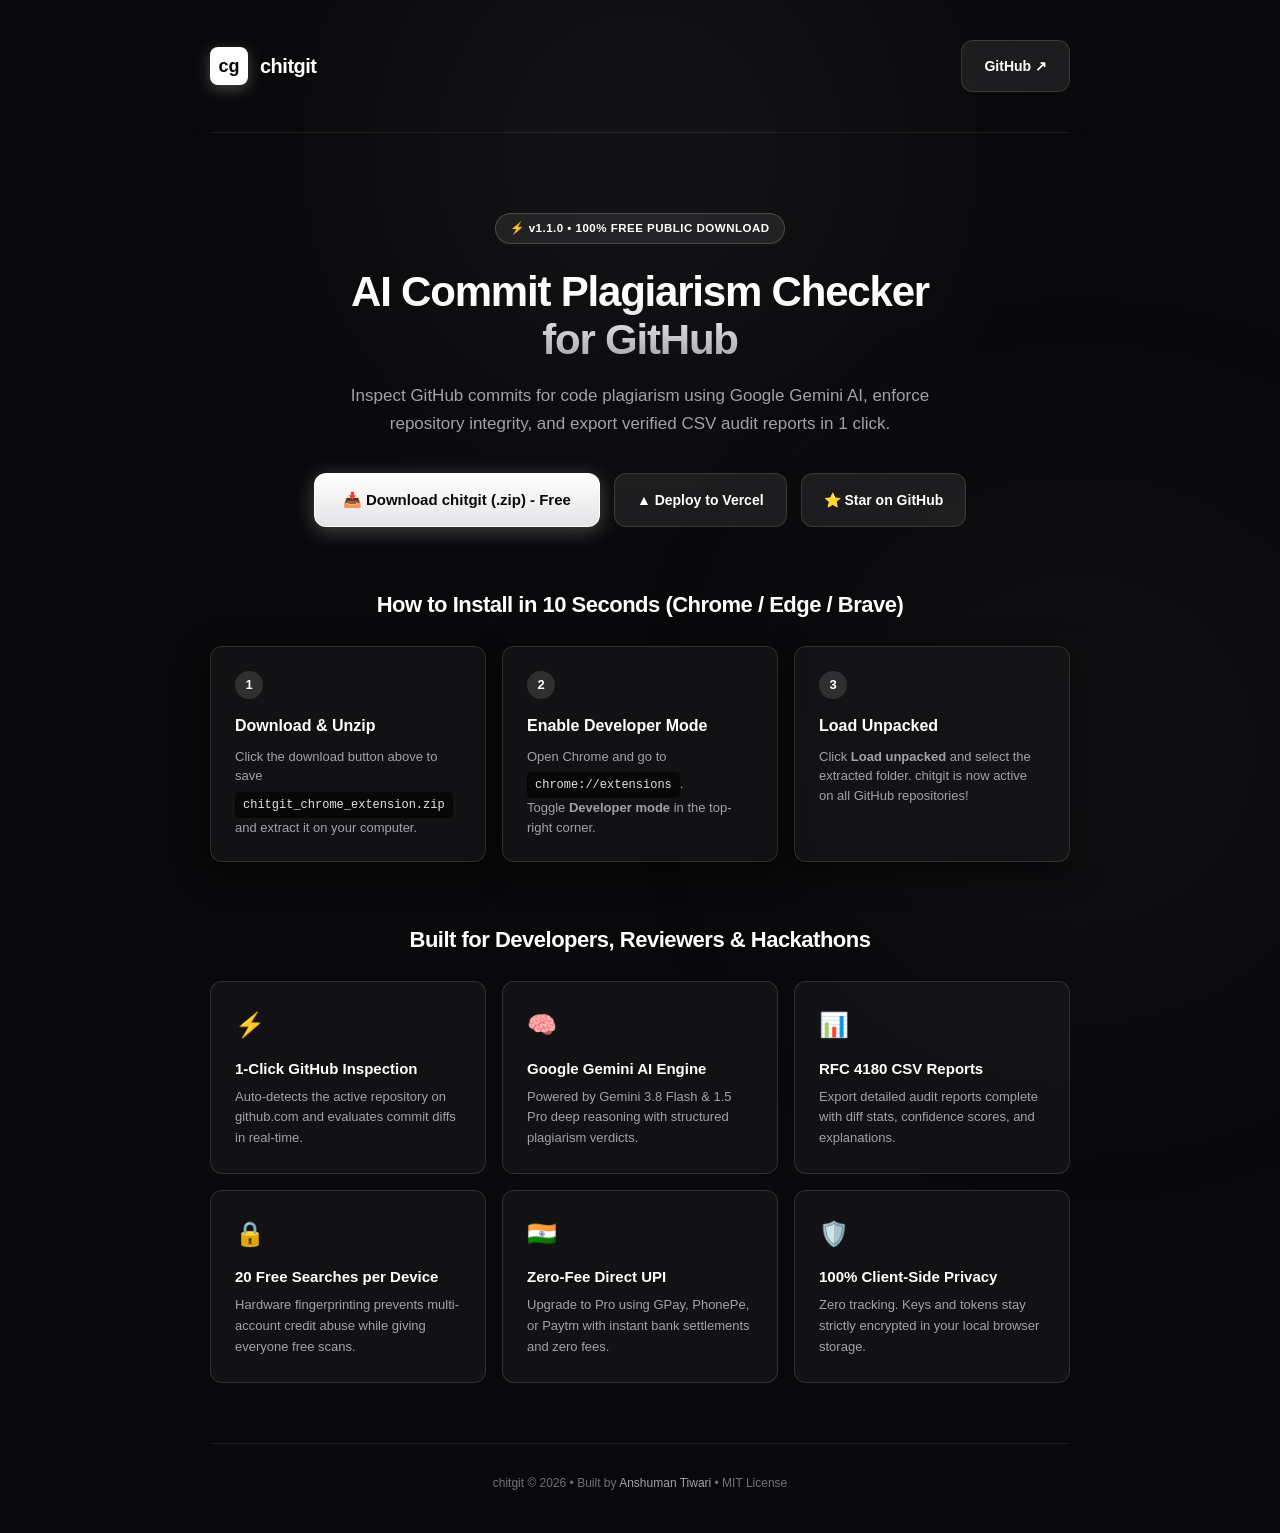
<file: docs/index.html>
<!DOCTYPE html>
<html lang="en">
<head>
  <meta charset="UTF-8">
  <meta name="viewport" content="width=device-width, initial-scale=1.0">
  <title>chitgit - AI GitHub Commit Plagiarism Checker & CSV Exporter</title>
  <meta name="description" content="AI-powered GitHub commit analysis tool. Detects code plagiarism and exports detailed CSV reports using Google Gemini.">
  <style>
    :root {
      --bg-matte: #09090b;
      --card-bg: rgba(24, 24, 27, 0.7);
      --card-border: rgba(255, 255, 255, 0.12);
      --text-primary: #ffffff;
      --text-secondary: #a1a1aa;
      --text-muted: #71717a;
      --accent: #ffffff;
      --success: #10b981;
      --radius-sm: 8px;
      --radius-md: 12px;
      --radius-lg: 16px;
    }

    * {
      box-sizing: border-box;
      margin: 0;
      padding: 0;
      font-family: -apple-system, BlinkMacSystemFont, "Segoe UI", Roboto, Helvetica, Arial, sans-serif;
    }

    body {
      background-color: var(--bg-matte);
      color: var(--text-primary);
      min-height: 100vh;
      line-height: 1.6;
      position: relative;
      overflow-x: hidden;
    }

    .ambient-glow {
      position: fixed;
      width: 600px;
      height: 600px;
      border-radius: 50%;
      filter: blur(140px);
      opacity: 0.12;
      pointer-events: none;
      z-index: 0;
    }

    .glow-top {
      top: -150px;
      left: 50%;
      transform: translateX(-50%);
      background: radial-gradient(circle, #ffffff 0%, rgba(255, 255, 255, 0) 70%);
    }

    .glow-bottom {
      bottom: -150px;
      right: -100px;
      background: radial-gradient(circle, #a1a1aa 0%, rgba(161, 161, 170, 0) 70%);
    }

    .container {
      width: 100%;
      max-width: 900px;
      margin: 0 auto;
      padding: 40px 20px;
      position: relative;
      z-index: 1;
    }

    /* Navbar */
    .navbar {
      display: flex;
      justify-content: space-between;
      align-items: center;
      padding-bottom: 40px;
      border-bottom: 1px solid rgba(255, 255, 255, 0.08);
      margin-bottom: 50px;
    }

    .logo-group {
      display: flex;
      align-items: center;
      gap: 12px;
    }

    .logo-badge {
      width: 38px;
      height: 38px;
      background: #ffffff;
      color: #09090b;
      border-radius: 8px;
      display: flex;
      align-items: center;
      justify-content: center;
      font-size: 18px;
      font-weight: 900;
      box-shadow: 0 4px 15px rgba(255, 255, 255, 0.25);
    }

    .brand-name {
      font-size: 20px;
      font-weight: 800;
      letter-spacing: -0.5px;
    }

    .nav-links {
      display: flex;
      gap: 12px;
    }

    /* Hero Section */
    .hero {
      text-align: center;
      padding: 30px 0 60px;
    }

    .hero-badge {
      display: inline-block;
      background: rgba(255, 255, 255, 0.08);
      border: 1px solid rgba(255, 255, 255, 0.18);
      color: #ffffff;
      font-size: 11.5px;
      font-weight: 700;
      padding: 5px 14px;
      border-radius: 999px;
      margin-bottom: 24px;
      letter-spacing: 0.5px;
    }

    .hero-title {
      font-size: 42px;
      font-weight: 900;
      letter-spacing: -1.2px;
      line-height: 1.15;
      margin-bottom: 18px;
      background: linear-gradient(180deg, #ffffff 30%, #a1a1aa 100%);
      -webkit-background-clip: text;
      -webkit-text-fill-color: transparent;
    }

    .hero-subtitle {
      font-size: 17px;
      color: var(--text-secondary);
      max-width: 640px;
      margin: 0 auto 36px;
    }

    .cta-group {
      display: flex;
      justify-content: center;
      gap: 14px;
      flex-wrap: wrap;
    }

    @keyframes shine-sweep {
      0% { transform: translateX(-160%) skewX(-20deg); }
      30%, 100% { transform: translateX(260%) skewX(-20deg); }
    }

    .btn-primary {
      position: relative;
      overflow: hidden;
      background: linear-gradient(180deg, #ffffff 0%, #e4e4e7 100%);
      border: 1px solid rgba(255, 255, 255, 0.9);
      border-radius: var(--radius-md);
      color: #09090b;
      font-size: 15px;
      font-weight: 800;
      padding: 14px 28px;
      text-decoration: none;
      display: inline-flex;
      align-items: center;
      gap: 8px;
      box-shadow: 0 4px 20px rgba(255, 255, 255, 0.25);
      transition: all 0.2s;
    }

    .btn-primary::after {
      content: '';
      position: absolute;
      top: 0; left: 0;
      width: 40%; height: 100%;
      background: linear-gradient(90deg, transparent 0%, rgba(255, 255, 255, 0.9) 50%, transparent 100%);
      transform: translateX(-160%) skewX(-20deg);
      animation: shine-sweep 3.5s infinite ease-in-out;
      pointer-events: none;
    }

    .btn-primary:hover {
      transform: translateY(-2px);
      box-shadow: 0 6px 26px rgba(255, 255, 255, 0.4);
    }

    .btn-secondary {
      background: rgba(255, 255, 255, 0.08);
      border: 1px solid var(--card-border);
      border-radius: var(--radius-md);
      color: #ffffff;
      font-size: 14px;
      font-weight: 600;
      padding: 14px 22px;
      text-decoration: none;
      display: inline-flex;
      align-items: center;
      gap: 8px;
      transition: all 0.2s;
    }

    .btn-secondary:hover {
      background: rgba(255, 255, 255, 0.16);
      border-color: rgba(255, 255, 255, 0.35);
    }

    /* Installation Steps */
    .section {
      margin-bottom: 60px;
    }

    .section-heading {
      font-size: 22px;
      font-weight: 800;
      letter-spacing: -0.5px;
      margin-bottom: 24px;
      text-align: center;
    }

    .steps-grid {
      display: grid;
      grid-template-columns: repeat(auto-fit, minmax(250px, 1fr));
      gap: 16px;
    }

    .step-card {
      background: var(--card-bg);
      border: 1px solid var(--card-border);
      border-radius: var(--radius-md);
      padding: 24px;
      backdrop-filter: blur(16px);
      -webkit-backdrop-filter: blur(16px);
      box-shadow: 0 10px 30px rgba(0, 0, 0, 0.5);
    }

    .step-num {
      width: 28px;
      height: 28px;
      background: rgba(255, 255, 255, 0.12);
      border-radius: 50%;
      display: flex;
      align-items: center;
      justify-content: center;
      font-weight: 800;
      font-size: 13px;
      margin-bottom: 14px;
      color: #ffffff;
    }

    .step-title {
      font-size: 16px;
      font-weight: 700;
      margin-bottom: 8px;
    }

    .step-desc {
      font-size: 13px;
      color: var(--text-secondary);
      line-height: 1.5;
    }

    .step-code {
      background: rgba(0, 0, 0, 0.6);
      padding: 4px 8px;
      border-radius: 4px;
      font-family: monospace;
      font-size: 12px;
      color: #e4e4e7;
      display: inline-block;
      margin-top: 6px;
    }

    /* Features Grid */
    .features-grid {
      display: grid;
      grid-template-columns: repeat(auto-fit, minmax(250px, 1fr));
      gap: 16px;
    }

    .feature-card {
      background: var(--card-bg);
      border: 1px solid var(--card-border);
      border-radius: var(--radius-md);
      padding: 24px;
    }

    .feature-icon {
      font-size: 24px;
      margin-bottom: 12px;
    }

    .feature-title {
      font-size: 15px;
      font-weight: 700;
      margin-bottom: 6px;
    }

    .feature-desc {
      font-size: 13px;
      color: var(--text-secondary);
    }

    /* Footer */
    .footer {
      border-top: 1px solid rgba(255, 255, 255, 0.08);
      padding-top: 30px;
      text-align: center;
      font-size: 12px;
      color: var(--text-muted);
    }

    .footer a {
      color: var(--text-secondary);
      text-decoration: none;
    }

    .footer a:hover {
      text-decoration: underline;
    }
  </style>
</head>
<body>
  <div class="ambient-glow glow-top"></div>
  <div class="ambient-glow glow-bottom"></div>

  <div class="container">
    <!-- Navbar -->
    <header class="navbar">
      <div class="logo-group">
        <div class="logo-badge">cg</div>
        <span class="brand-name">chitgit</span>
      </div>
      <div class="nav-links">
        <a href="https://github.com/acedik/GitLense" target="_blank" class="btn-secondary">GitHub ↗</a>
      </div>
    </header>

    <!-- Hero -->
    <section class="hero">
      <span class="hero-badge">⚡ v1.1.0 • 100% FREE PUBLIC DOWNLOAD</span>
      <h1 class="hero-title">AI Commit Plagiarism Checker<br>for GitHub</h1>
      <p class="hero-subtitle">
        Inspect GitHub commits for code plagiarism using Google Gemini AI, enforce repository integrity, and export verified CSV audit reports in 1 click.
      </p>

      <div class="cta-group">
        <a href="chitgit_chrome_extension.zip" download class="btn-primary">
          📥 Download chitgit (.zip) - Free
        </a>
        <a href="https://vercel.com/new/clone?repository-url=https://github.com/acedik/GitLense&env=GEMINI_API_KEY,SUPABASE_URL,SUPABASE_ANON_KEY" target="_blank" class="btn-secondary">
          ▲ Deploy to Vercel
        </a>
        <a href="https://github.com/acedik/GitLense" target="_blank" class="btn-secondary">
          ⭐ Star on GitHub
        </a>
      </div>
    </section>

    <!-- 10-Second Install Guide -->
    <section class="section">
      <h2 class="section-heading">How to Install in 10 Seconds (Chrome / Edge / Brave)</h2>
      <div class="steps-grid">
        <div class="step-card">
          <div class="step-num">1</div>
          <h3 class="step-title">Download & Unzip</h3>
          <p class="step-desc">Click the download button above to save <span class="step-code">chitgit_chrome_extension.zip</span> and extract it on your computer.</p>
        </div>

        <div class="step-card">
          <div class="step-num">2</div>
          <h3 class="step-title">Enable Developer Mode</h3>
          <p class="step-desc">Open Chrome and go to <span class="step-code">chrome://extensions</span>.<br>Toggle <strong>Developer mode</strong> in the top-right corner.</p>
        </div>

        <div class="step-card">
          <div class="step-num">3</div>
          <h3 class="step-title">Load Unpacked</h3>
          <p class="step-desc">Click <strong>Load unpacked</strong> and select the extracted folder. chitgit is now active on all GitHub repositories!</p>
        </div>
      </div>
    </section>

    <!-- Key Features -->
    <section class="section">
      <h2 class="section-heading">Built for Developers, Reviewers & Hackathons</h2>
      <div class="features-grid">
        <div class="feature-card">
          <div class="feature-icon">⚡</div>
          <h3 class="feature-title">1-Click GitHub Inspection</h3>
          <p class="feature-desc">Auto-detects the active repository on github.com and evaluates commit diffs in real-time.</p>
        </div>

        <div class="feature-card">
          <div class="feature-icon">🧠</div>
          <h3 class="feature-title">Google Gemini AI Engine</h3>
          <p class="feature-desc">Powered by Gemini 3.8 Flash & 1.5 Pro deep reasoning with structured plagiarism verdicts.</p>
        </div>

        <div class="feature-card">
          <div class="feature-icon">📊</div>
          <h3 class="feature-title">RFC 4180 CSV Reports</h3>
          <p class="feature-desc">Export detailed audit reports complete with diff stats, confidence scores, and explanations.</p>
        </div>

        <div class="feature-card">
          <div class="feature-icon">🔒</div>
          <h3 class="feature-title">20 Free Searches per Device</h3>
          <p class="feature-desc">Hardware fingerprinting prevents multi-account credit abuse while giving everyone free scans.</p>
        </div>

        <div class="feature-card">
          <div class="feature-icon">🇮🇳</div>
          <h3 class="feature-title">Zero-Fee Direct UPI</h3>
          <p class="feature-desc">Upgrade to Pro using GPay, PhonePe, or Paytm with instant bank settlements and zero fees.</p>
        </div>

        <div class="feature-card">
          <div class="feature-icon">🛡️</div>
          <h3 class="feature-title">100% Client-Side Privacy</h3>
          <p class="feature-desc">Zero tracking. Keys and tokens stay strictly encrypted in your local browser storage.</p>
        </div>
      </div>
    </section>

    <!-- Footer -->
    <footer class="footer">
      <p>chitgit © 2026 • Built by <a href="https://github.com/acedik" target="_blank">Anshuman Tiwari</a> • MIT License</p>
    </footer>
  </div>
</body>
</html>
</file>
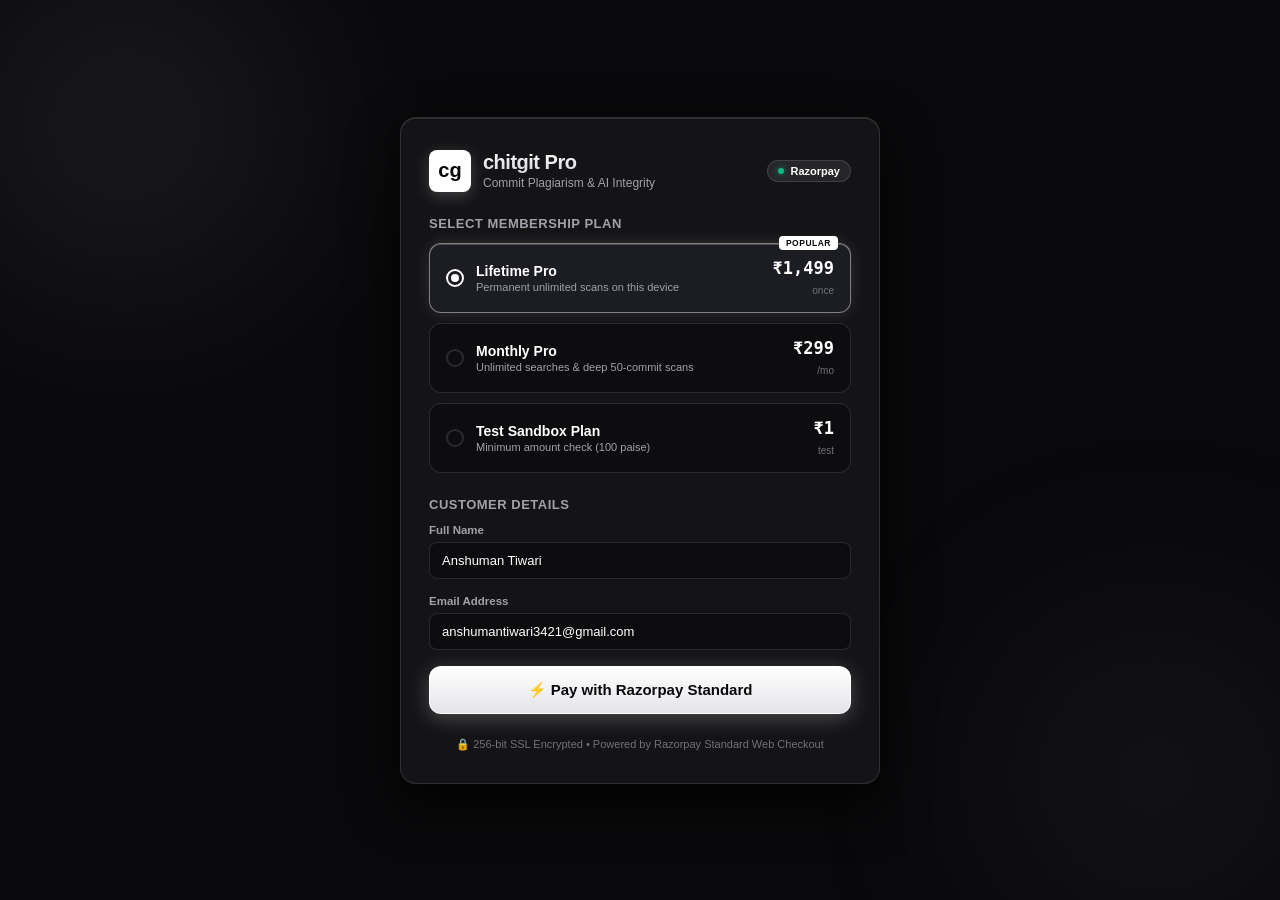
<file: api/checkout.html>
<!DOCTYPE html>
<html lang="en">
<head>
  <meta charset="UTF-8">
  <meta name="viewport" content="width=device-width, initial-scale=1.0">
  <title>chitgit - Razorpay Standard Checkout</title>
  <!-- Razorpay Standard Checkout Official Script -->
  <script src="https://checkout.razorpay.com/v1/checkout.js"></script>
  <style>
    :root {
      --bg-matte: #09090b;
      --card-bg: rgba(24, 24, 27, 0.75);
      --card-border: rgba(255, 255, 255, 0.12);
      --card-border-active: rgba(255, 255, 255, 0.45);
      --text-primary: #ffffff;
      --text-secondary: #a1a1aa;
      --text-muted: #71717a;
      --accent: #ffffff;
      --success: #10b981;
      --danger: #ef4444;
      --warning: #f59e0b;
      --radius-sm: 8px;
      --radius-md: 12px;
      --radius-lg: 16px;
    }

    * {
      box-sizing: border-box;
      margin: 0;
      padding: 0;
      font-family: -apple-system, BlinkMacSystemFont, "Segoe UI", Roboto, Helvetica, Arial, sans-serif;
    }

    body {
      background-color: var(--bg-matte);
      color: var(--text-primary);
      min-height: 100vh;
      display: flex;
      flex-direction: column;
      align-items: center;
      justify-content: center;
      padding: 24px 16px;
      position: relative;
      overflow-x: hidden;
    }

    /* Ambient Glow Background */
    .ambient-glow {
      position: fixed;
      width: 450px;
      height: 450px;
      border-radius: 50%;
      filter: blur(120px);
      opacity: 0.15;
      pointer-events: none;
      z-index: 0;
    }

    .glow-1 {
      top: -100px;
      left: -100px;
      background: radial-gradient(circle, #ffffff 0%, rgba(255, 255, 255, 0) 70%);
    }

    .glow-2 {
      bottom: -100px;
      right: -100px;
      background: radial-gradient(circle, #a1a1aa 0%, rgba(161, 161, 170, 0) 70%);
    }

    .checkout-container {
      width: 100%;
      max-width: 480px;
      background: var(--card-bg);
      backdrop-filter: blur(20px);
      -webkit-backdrop-filter: blur(20px);
      border: 1px solid var(--card-border);
      border-radius: var(--radius-lg);
      padding: 32px 28px;
      box-shadow: 0 20px 50px rgba(0, 0, 0, 0.8), inset 0 1px 0 rgba(255, 255, 255, 0.1);
      position: relative;
      z-index: 1;
    }

    .header-logo {
      display: flex;
      align-items: center;
      gap: 12px;
      margin-bottom: 24px;
    }

    .logo-badge {
      width: 42px;
      height: 42px;
      background: #ffffff;
      color: #09090b;
      border-radius: var(--radius-sm);
      display: flex;
      align-items: center;
      justify-content: center;
      font-size: 20px;
      font-weight: 900;
      box-shadow: 0 4px 15px rgba(255, 255, 255, 0.2);
    }

    .app-title {
      font-size: 20px;
      font-weight: 800;
      letter-spacing: -0.5px;
      background: linear-gradient(180deg, #ffffff 0%, #d4d4d8 100%);
      -webkit-background-clip: text;
      -webkit-text-fill-color: transparent;
    }

    .app-subtitle {
      font-size: 12px;
      color: var(--text-secondary);
      margin-top: 2px;
    }

    .gateway-pill {
      margin-left: auto;
      background: rgba(255, 255, 255, 0.08);
      border: 1px solid var(--card-border);
      padding: 4px 10px;
      border-radius: 999px;
      font-size: 11px;
      font-weight: 600;
      display: flex;
      align-items: center;
      gap: 6px;
    }

    .pill-dot {
      width: 6px;
      height: 6px;
      background: var(--success);
      border-radius: 50%;
      box-shadow: 0 0 6px rgba(16, 185, 129, 0.8);
    }

    /* Plan Selector */
    .section-title {
      font-size: 13px;
      font-weight: 700;
      color: var(--text-secondary);
      text-transform: uppercase;
      letter-spacing: 0.5px;
      margin-bottom: 12px;
    }

    .plans-group {
      display: flex;
      flex-direction: column;
      gap: 10px;
      margin-bottom: 24px;
    }

    .plan-option {
      display: flex;
      align-items: center;
      justify-content: space-between;
      padding: 14px 16px;
      background: rgba(10, 10, 12, 0.6);
      border: 1px solid var(--card-border);
      border-radius: var(--radius-md);
      cursor: pointer;
      transition: all 0.2s ease;
      position: relative;
    }

    .plan-option:hover {
      background: rgba(24, 24, 27, 0.9);
      border-color: rgba(255, 255, 255, 0.25);
    }

    .plan-option.selected {
      background: rgba(30, 30, 36, 0.95);
      border-color: var(--card-border-active);
      box-shadow: 0 0 16px rgba(255, 255, 255, 0.12), inset 0 1px 0 rgba(255, 255, 255, 0.2);
    }

    .plan-left {
      display: flex;
      align-items: center;
      gap: 12px;
    }

    .radio-circle {
      width: 18px;
      height: 18px;
      border: 2px solid var(--card-border);
      border-radius: 50%;
      display: flex;
      align-items: center;
      justify-content: center;
      transition: all 0.2s;
    }

    .plan-option.selected .radio-circle {
      border-color: #ffffff;
    }

    .radio-dot {
      width: 8px;
      height: 8px;
      background: #ffffff;
      border-radius: 50%;
      display: none;
    }

    .plan-option.selected .radio-dot {
      display: block;
    }

    .plan-info-title {
      font-size: 14px;
      font-weight: 700;
      color: var(--text-primary);
    }

    .plan-info-desc {
      font-size: 11px;
      color: var(--text-secondary);
      margin-top: 2px;
    }

    .plan-price-tag {
      font-size: 17px;
      font-weight: 800;
      color: #ffffff;
      font-family: monospace;
      text-align: right;
    }

    .plan-price-tag small {
      font-size: 10px;
      color: var(--text-muted);
      font-family: sans-serif;
      font-weight: 400;
    }

    .badge-pop {
      position: absolute;
      top: -8px;
      right: 12px;
      background: #ffffff;
      color: #09090b;
      font-size: 8.5px;
      font-weight: 800;
      padding: 2px 7px;
      border-radius: 4px;
      letter-spacing: 0.5px;
    }

    /* Form Fields */
    .form-group {
      display: flex;
      flex-direction: column;
      gap: 6px;
      margin-bottom: 16px;
    }

    .form-label {
      font-size: 11.5px;
      font-weight: 600;
      color: var(--text-secondary);
    }

    .form-input {
      background: rgba(10, 10, 12, 0.7);
      border: 1px solid var(--card-border);
      border-radius: var(--radius-sm);
      padding: 10px 12px;
      font-size: 13px;
      color: #ffffff;
      transition: all 0.2s;
    }

    .form-input:focus {
      outline: none;
      border-color: rgba(255, 255, 255, 0.6);
      box-shadow: 0 0 10px rgba(255, 255, 255, 0.15);
    }

    /* Checkout Button with Animated Shine Sweep */
    @keyframes shine-sweep {
      0% {
        transform: translateX(-160%) skewX(-20deg);
      }
      30%, 100% {
        transform: translateX(260%) skewX(-20deg);
      }
    }

    .btn-pay {
      position: relative;
      overflow: hidden;
      width: 100%;
      background: linear-gradient(180deg, #ffffff 0%, #e4e4e7 100%);
      border: 1px solid rgba(255, 255, 255, 0.85);
      border-radius: var(--radius-md);
      color: #09090b;
      font-size: 15px;
      font-weight: 800;
      padding: 14px;
      cursor: pointer;
      display: flex;
      align-items: center;
      justify-content: center;
      gap: 8px;
      box-shadow: 0 4px 20px rgba(255, 255, 255, 0.25), inset 0 1px 0 #ffffff;
      transition: all 0.2s ease;
      margin-top: 8px;
    }

    .btn-pay::after {
      content: '';
      position: absolute;
      top: 0;
      left: 0;
      width: 40%;
      height: 100%;
      background: linear-gradient(
        90deg,
        transparent 0%,
        rgba(255, 255, 255, 0.9) 50%,
        transparent 100%
      );
      transform: translateX(-160%) skewX(-20deg);
      animation: shine-sweep 3.5s infinite ease-in-out;
      pointer-events: none;
    }

    .btn-pay:hover:not(:disabled) {
      transform: translateY(-1px);
      box-shadow: 0 6px 26px rgba(255, 255, 255, 0.4);
    }

    .btn-pay:disabled {
      opacity: 0.6;
      cursor: not-allowed;
      box-shadow: none;
    }

    /* Alert & Notification Boxes */
    .alert-box {
      margin-top: 20px;
      padding: 14px;
      border-radius: var(--radius-md);
      display: flex;
      flex-direction: column;
      gap: 6px;
      animation: fadeIn 0.3s ease-out;
    }

    @keyframes fadeIn {
      from { opacity: 0; transform: translateY(-6px); }
      to { opacity: 1; transform: translateY(0); }
    }

    .alert-box.success {
      background: rgba(16, 185, 129, 0.12);
      border: 1px solid rgba(16, 185, 129, 0.35);
      color: #a7f3d0;
    }

    .alert-box.error {
      background: rgba(239, 68, 68, 0.12);
      border: 1px solid rgba(239, 68, 68, 0.35);
      color: #fca5a5;
    }

    .alert-box.warning {
      background: rgba(245, 158, 11, 0.12);
      border: 1px solid rgba(245, 158, 11, 0.35);
      color: #fde68a;
    }

    .alert-title {
      font-size: 13px;
      font-weight: 700;
      display: flex;
      align-items: center;
      gap: 6px;
    }

    .alert-content {
      font-size: 11.5px;
      line-height: 1.4;
      word-break: break-all;
    }

    .alert-code {
      background: rgba(0, 0, 0, 0.4);
      padding: 4px 8px;
      border-radius: 4px;
      font-family: monospace;
      font-size: 11px;
      margin-top: 4px;
      display: inline-block;
    }

    .footer-note {
      text-align: center;
      margin-top: 24px;
      font-size: 11px;
      color: var(--text-muted);
    }

    .hidden {
      display: none !important;
    }
  </style>
</head>
<body>
  <div class="ambient-glow glow-1"></div>
  <div class="ambient-glow glow-2"></div>

  <div class="checkout-container">
    <!-- Header -->
    <div class="header-logo">
      <div class="logo-badge">cg</div>
      <div>
        <h1 class="app-title">chitgit Pro</h1>
        <p class="app-subtitle">Commit Plagiarism & AI Integrity</p>
      </div>
      <div class="gateway-pill">
        <span class="pill-dot"></span>
        <span>Razorpay</span>
      </div>
    </div>

    <!-- Plan Selection -->
    <div class="section-title">Select Membership Plan</div>
    <div class="plans-group">
      <!-- Lifetime Plan -->
      <div class="plan-option selected" data-amount="149900" data-plan-name="Lifetime Pro">
        <span class="badge-pop">POPULAR</span>
        <div class="plan-left">
          <div class="radio-circle"><span class="radio-dot"></span></div>
          <div>
            <div class="plan-info-title">Lifetime Pro</div>
            <div class="plan-info-desc">Permanent unlimited scans on this device</div>
          </div>
        </div>
        <div class="plan-price-tag">
          ₹1,499<br><small>once</small>
        </div>
      </div>

      <!-- Monthly Plan -->
      <div class="plan-option" data-amount="29900" data-plan-name="Monthly Pro">
        <div class="plan-left">
          <div class="radio-circle"><span class="radio-dot"></span></div>
          <div>
            <div class="plan-info-title">Monthly Pro</div>
            <div class="plan-info-desc">Unlimited searches & deep 50-commit scans</div>
          </div>
        </div>
        <div class="plan-price-tag">
          ₹299<br><small>/mo</small>
        </div>
      </div>

      <!-- Quick Test Plan (100 paise) -->
      <div class="plan-option" data-amount="100" data-plan-name="Test Plan (₹1)">
        <div class="plan-left">
          <div class="radio-circle"><span class="radio-dot"></span></div>
          <div>
            <div class="plan-info-title">Test Sandbox Plan</div>
            <div class="plan-info-desc">Minimum amount check (100 paise)</div>
          </div>
        </div>
        <div class="plan-price-tag">
          ₹1<br><small>test</small>
        </div>
      </div>
    </div>

    <!-- Customer Information -->
    <div class="section-title">Customer Details</div>
    <div class="form-group">
      <label class="form-label" for="cust-name">Full Name</label>
      <input type="text" id="cust-name" class="form-input" placeholder="Anshuman Tiwari" value="Anshuman Tiwari">
    </div>

    <div class="form-group">
      <label class="form-label" for="cust-email">Email Address</label>
      <input type="email" id="cust-email" class="form-input" placeholder="anshumantiwari3421@gmail.com" value="anshumantiwari3421@gmail.com">
    </div>

    <!-- Checkout Action Button -->
    <button type="button" id="btn-checkout" class="btn-pay">
      <span>⚡ Pay with Razorpay Standard</span>
    </button>

    <!-- Dynamic Status & Feedback Displays -->
    <div id="status-container" class="hidden"></div>

    <div class="footer-note">
      🔒 256-bit SSL Encrypted • Powered by Razorpay Standard Web Checkout
    </div>
  </div>

  <script>
    // State
    let selectedAmount = 149900; // in paise (₹1,499)
    let selectedPlanName = "Lifetime Pro";

    const planOptions = document.querySelectorAll('.plan-option');
    const btnCheckout = document.getElementById('btn-checkout');
    const custNameInput = document.getElementById('cust-name');
    const custEmailInput = document.getElementById('cust-email');
    const statusContainer = document.getElementById('status-container');

    // Handle Plan Selection
    planOptions.forEach(opt => {
      opt.addEventListener('click', () => {
        planOptions.forEach(p => p.classList.remove('selected'));
        opt.classList.add('selected');
        selectedAmount = parseInt(opt.getAttribute('data-amount'), 10);
        selectedPlanName = opt.getAttribute('data-plan-name');
      });
    });

    // Handle Checkout Flow
    btnCheckout.addEventListener('click', async () => {
      clearStatus();
      setLoading(true);

      const customerName = custNameInput.value.trim() || 'Valued Developer';
      const customerEmail = custEmailInput.value.trim() || 'customer@example.com';

      try {
        // STEP 1: Call Backend to Create Order (POST /api/create-order)
        const orderRes = await fetch('/api/create-order', {
          method: 'POST',
          headers: {
            'Content-Type': 'application/json'
          },
          body: JSON.stringify({
            amount: selectedAmount,
            currency: 'INR',
            receipt: `rcpt_${Date.now()}`
          })
        });

        const orderData = await orderRes.json();

        if (!orderRes.ok) {
          throw new Error(orderData.error || `Failed to create order (HTTP ${orderRes.status})`);
        }

        const { order_id, amount, currency, key_id } = orderData;

        // STEP 2: Configure & Open Razorpay Standard Modal
        const options = {
          key: key_id,
          amount: amount,
          currency: currency,
          name: "chitgit",
          description: `Unlock ${selectedPlanName}`,
          image: "https://raw.githubusercontent.com/acedik/GitLense/main/extension/icons/icon128.png",
          order_id: order_id,
          prefill: {
            name: customerName,
            email: customerEmail,
            contact: "9999999999"
          },
          notes: {
            plan_name: selectedPlanName,
            extension: "chitgit"
          },
          theme: {
            color: "#09090b"
          },
          // On Payment Success Handler
          handler: async function (response) {
            setLoading(true);
            showStatus('info', 'Verifying Signature...', 'Contacting server to cryptographically verify HMAC-SHA256 signature.');

            try {
              // STEP 3: Call Backend to Verify Payment Signature (POST /api/verify-payment)
              const verifyRes = await fetch('/api/verify-payment', {
                method: 'POST',
                headers: {
                  'Content-Type': 'application/json'
                },
                body: JSON.stringify({
                  razorpay_order_id: response.razorpay_order_id,
                  razorpay_payment_id: response.razorpay_payment_id,
                  razorpay_signature: response.razorpay_signature
                })
              });

              const verifyData = await verifyRes.json();

              if (!verifyRes.ok || !verifyData.success) {
                showStatus('error', 'Signature Verification Failed', verifyData.error || 'Payment signature mismatch. Access not granted.');
                return;
              }

              // Verification Succeeded
              showStatus(
                'success',
                '✓ Payment Confirmed & Verified!',
                `Thank you, ${customerName}! Your payment has been verified.<br>` +
                `<div class="alert-code">Payment ID: ${response.razorpay_payment_id}</div><br>` +
                `<div class="alert-code">Order ID: ${response.razorpay_order_id}</div><br>` +
                `<small style="color: #a7f3d0; margin-top: 6px; display: block;">You can now use this Payment ID as your License Key in the chitgit extension popup.</small>`
              );

            } catch (vErr) {
              showStatus('error', 'Verification Network Error', vErr.message);
            } finally {
              setLoading(false);
            }
          },
          // Handle Modal Dismissal (User Cancelled)
          modal: {
            ondismiss: function () {
              setLoading(false);
              showStatus('warning', 'Checkout Cancelled', 'The payment modal was closed by the user. No charges were deducted.');
            }
          }
        };

        const rzpInstance = new Razorpay(options);

        // Handle Payment Failed Event
        rzpInstance.on('payment.failed', function (failResponse) {
          setLoading(false);
          const err = failResponse.error || {};
          showStatus(
            'error',
            'Payment Failed',
            `Error: ${err.description || 'Transaction failed.'}<br>` +
            `<div class="alert-code">Reason: ${err.reason || 'declined'}</div>`
          );
        });

        // Open Razorpay Standard Checkout Modal
        rzpInstance.open();

      } catch (err) {
        setLoading(false);
        showStatus('error', 'Checkout Initialization Error', err.message);
      }
    });

    function setLoading(isLoading) {
      btnCheckout.disabled = isLoading;
      if (isLoading) {
        btnCheckout.innerHTML = '<span>⏳ Processing...</span>';
      } else {
        btnCheckout.innerHTML = '<span>⚡ Pay with Razorpay Standard</span>';
      }
    }

    function showStatus(type, title, message) {
      statusContainer.className = `alert-box ${type}`;
      statusContainer.innerHTML = `
        <div class="alert-title">${title}</div>
        <div class="alert-content">${message}</div>
      `;
      statusContainer.classList.remove('hidden');
    }

    function clearStatus() {
      statusContainer.innerHTML = '';
      statusContainer.className = 'hidden';
    }
  </script>
</body>
</html>
</file>
